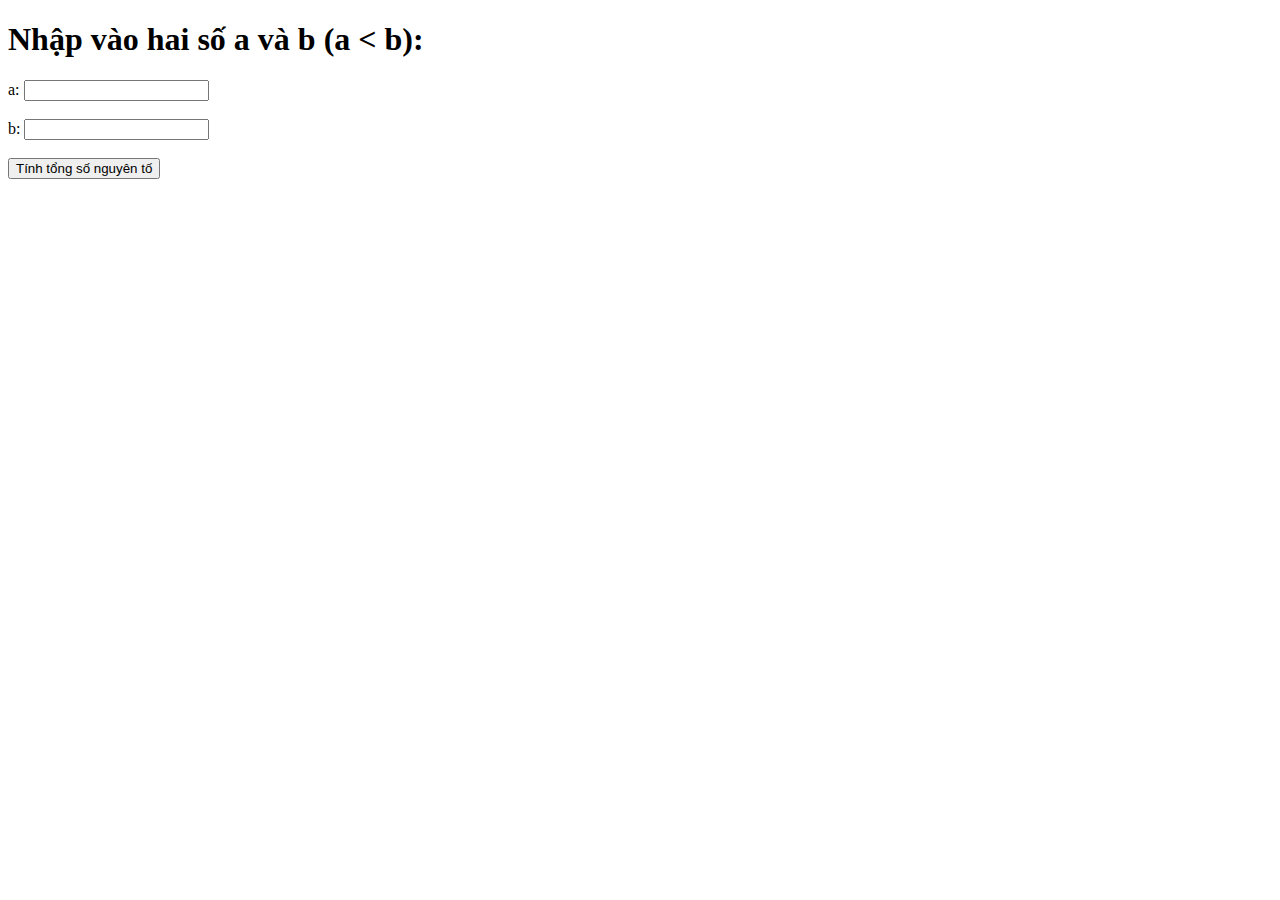
<file: Problem 1/index.html>
<!DOCTYPE html>
<html lang="en">
<head>
  <meta charset="UTF-8">
  <meta name="viewport" content="width=device-width, initial-scale=1.0">
  <title>Document</title>
</head>
<body>
  <h1>Nhập vào hai số a và b (a < b):</h1>
  <form id="form">
    <label for="a">a: </label>
    <input type="number" id="a" name="a"><br><br>
    <label for="b">b: </label>
    <input type="number" id="b" name="b"><br><br>
    <button type="submit">Tính tổng số nguyên tố</button>
  </form>

  <h1 id="primeNumRange"></h1>
  <h1 id="primeNumSum"></h1>
  <script src="index.js" defer></script>
</body>
</html>
</file>
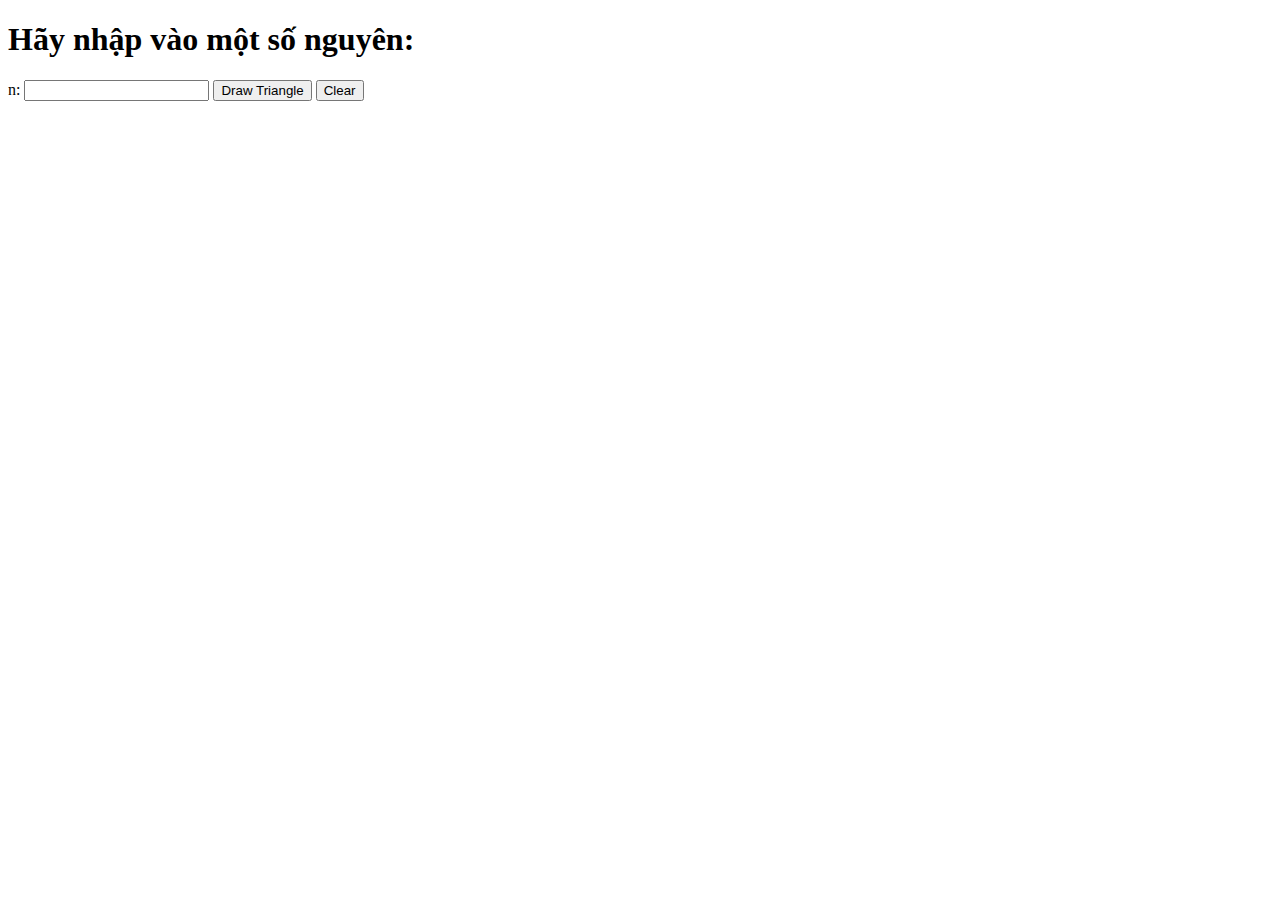
<file: Problem 2/index.html>
<!DOCTYPE html>
<html lang="en">
<head>
  <meta charset="UTF-8">
  <meta name="viewport" content="width=device-width, initial-scale=1.0">
  <title>Document</title>
</head>
<body>
  <h1>Hãy nhập vào một số nguyên: </h1>
  <form id="form">
    <label for="n">n: </label>
    <input type="number" id="n" name="n">
    <button type="submit">Draw Triangle</button>
    <button id="clr" type="button">Clear</button>
  </form>

  <div id="triangleOutput"></div>
  <script src="index.js" defer></script>
</body>
</html>
</file>
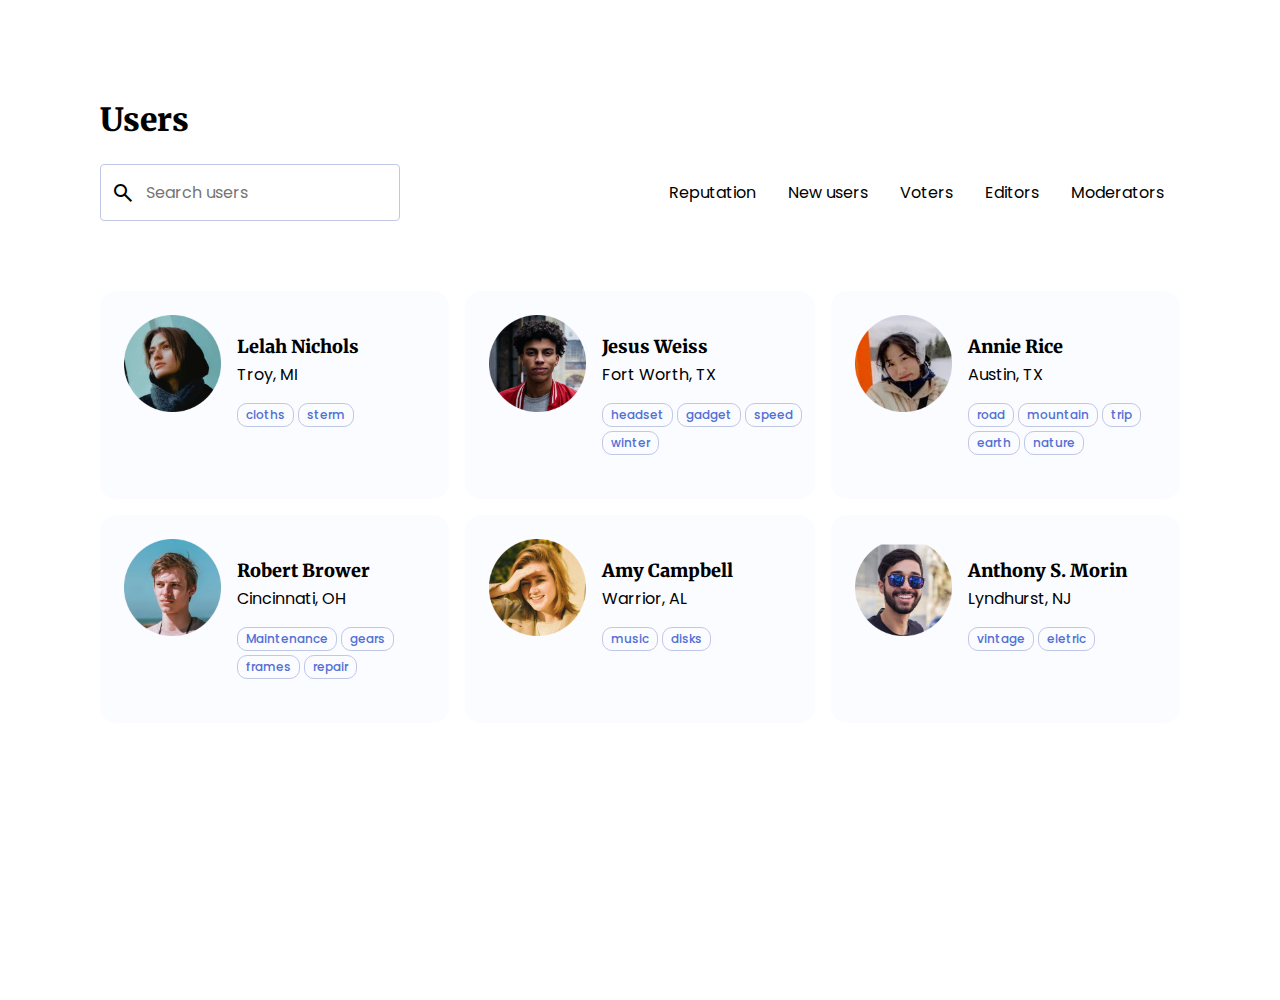
<file: Problem 3/index.html>
<!DOCTYPE html>
<html lang="en">
  <head>
    <meta charset="UTF-8" />
    <title>Some Web Page</title>
    <link rel="stylesheet" href="index.css" />
    <link
      rel="stylesheet"
      href="https://fonts.googleapis.com/css2?family=Material+Symbols+Outlined:opsz,wght,FILL,GRAD@24,400,0,0"
    />

    <!-- Import font -->
    <link rel="preconnect" href="https://fonts.googleapis.com" />
    <link rel="preconnect" href="https://fonts.gstatic.com" crossorigin />
    <link
      href="https://fonts.googleapis.com/css2?family=Merriweather:wght@400;900&family=Poppins:ital,wght@0,100;0,200;0,300;0,400;0,500;0,600;0,700;0,800;0,900;1,100;1,200;1,300;1,400;1,500;1,600;1,700;1,800;1,900&display=swap"
      rel="stylesheet"
    />
  </head>
  <body>
    <div class="upper-container">
      <h3 class="heading">Users</h3>
      <div class="nav">
        <div class="search-container">
          <span class="material-symbols-outlined icon">search</span>
          <input type="text" placeholder="Search users" class="search-input" />
        </div>

        <ul class="nav-container">
          <li class="nav-item"><a href="#">Reputation</a></li>
          <li class="nav-item"><a href="#">New users</a></li>
          <li class="nav-item"><a href="#">Voters</a></li>
          <li class="nav-item"><a href="#">Editors</a></li>
          <li class="nav-item"><a href="#">Moderators</a></li>
        </ul>
      </div>
    </div>

    <div class="card-container">
      <div class="user-card">
        <img src="image/Ellipse 1.png" alt="" class="profile" />
        <div class="profile-info">
          <h1 class="name">Lelah Nichols</h1>
          <p class="place">Troy, MI</p>
          <div class="tags-container">
            <p class="tag">cloths</p>
            <p class="tag">sterm</p>
          </div>
        </div>
      </div>

      <div class="user-card">
        <img src="image/Ellipse 2.png" alt="" class="profile" />
        <div class="profile-info">
          <h1 class="name">Jesus Weiss</h1>
          <p class="place">Fort Worth, TX</p>
          <div class="tags-container">
            <p class="tag">headset</p>
            <p class="tag">gadget</p>
            <p class="tag">speed</p>
            <p class="tag">winter</p>
          </div>
        </div>
      </div>

      <div class="user-card">
        <img src="image/Ellipse 3.png" alt="" class="profile" />
        <div class="profile-info">
          <h1 class="name">Annie Rice</h1>
          <p class="place">Austin, TX</p>
          <div class="tags-container">
            <p class="tag">road</p>
            <p class="tag">mountain</p>
            <p class="tag">trip</p>
            <p class="tag">earth</p>
            <p class="tag">nature</p>
          </div>
        </div>
      </div>

      <div class="user-card">
        <img src="image/Ellipse 4.png" alt="" class="profile" />
        <div class="profile-info">
          <h1 class="name">Robert Brower</h1>
          <p class="place">Cincinnati, OH</p>
          <div class="tags-container">
            <p class="tag">Maintenance</p>
            <p class="tag">gears</p>
            <p class="tag">frames</p>
            <p class="tag">repair</p>
          </div>
        </div>
      </div>

      <div class="user-card">
        <img src="image/Ellipse 5.png" alt="" class="profile" />
        <div class="profile-info">
          <h1 class="name">Amy Campbell</h1>
          <p class="place">Warrior, AL</p>
          <div class="tags-container">
            <p class="tag">music</p>
            <p class="tag">disks</p>
          </div>
        </div>
      </div>

      <div class="user-card">
        <img src="image/Ellipse 6.png" alt="" class="profile" />
        <div class="profile-info">
          <h1 class="name">Anthony S. Morin</h1>
          <p class="place">Lyndhurst, NJ</p>
          <div class="tags-container">
            <p class="tag">vintage</p>
            <p class="tag">eletric</p>
          </div>
        </div>
      </div>
    </div>
  </body>
</html>
</file>
<file: Problem 3/index.css>
* {
  margin: 0;
  padding: 0;
  box-sizing: border-box;
  font-family: 'Poppins', sans-serif;
}

body {
  height: 100vh;
  width: 100vw;
}

a {
  text-decoration: none;
  color: black;
}

.upper-container {
  margin: 100px 100px 70px 100px;
}

.heading {
  font-size: 32px;
  font-weight: 900;
  margin-bottom: 24px;
  font-family: 'Merriweather', serif;;
}

.nav {
  display: flex;
}

.search-container {
  max-width: 300px;
  margin-right: auto;
  padding: 5px;
  display: flex;
  align-items: center;
  position: relative; 
  border: 1px solid #BFC8E6;
  border-radius: 4px;
}

.search-input {
  border: none;
  outline: none;
  padding: 10px 20px;
  padding-left: 40px;
  width: 100%;
  border-radius: 20px;
  font-size: 16px; 
}

.search-input::placeholder {
  font-family: Poppins;
  font-size: 16px;
  line-height: 24px;
}

.search-container:focus-within{
  box-shadow: 0 0 5px rgba(0, 0, 0, 0.4); /* focus shadow */
}

.icon {
  position: absolute;
  left: 10px;
}

.nav-container {
  list-style: none;
  display: flex;
}

.nav-item {
  padding: 16px;
  border-radius: 8px;
  transition: background-color 0.3s;
}

.nav-item:hover {
  background-color: #849fff;
}

.nav-item:hover a {
  color: white;
}

.card-container {
  display: grid;
  grid-template-columns: 1fr 1fr 1fr;
  grid-template-rows: 1fr 1fr;
  gap: 16px;

  margin: 0px 100px 100px 100px;
}

.user-card {
  position: relative;
  padding: 24px;
  background-color: #FBFCFF;
  border-radius: 16px;
  min-width: 327px;
  min-height: 208px;
}

.user-card:hover {
  box-shadow: 0px 8px 23px 0px #DAE0F9B2;
}

.profile {
  width: 97px;
  height: 97px;
  position: absolute;
  top: 24px;
  left: 24px;
}

.profile-info {
  position: absolute;
  top: 24px;
  left: 137px;
}

.name {
  margin-top: 20px;
  margin-bottom: 4px;
  font-size: 18px;
  font-family: 'Merriweather', serif;
  font-weight: 900;
}

.place {
  margin-bottom: 16px;
}

.tags-container {
  display: flex;
  flex-wrap: wrap;
  gap: 4px;
}

.tag {
  color: #516FD4;
  padding: 2px 8px 2px 8px;
  border: 1px solid #BFC8E6;
  border-radius: 10px;
  font-size: 12px;
  line-height: 18px;
  font-weight: 500;
}
</file>
